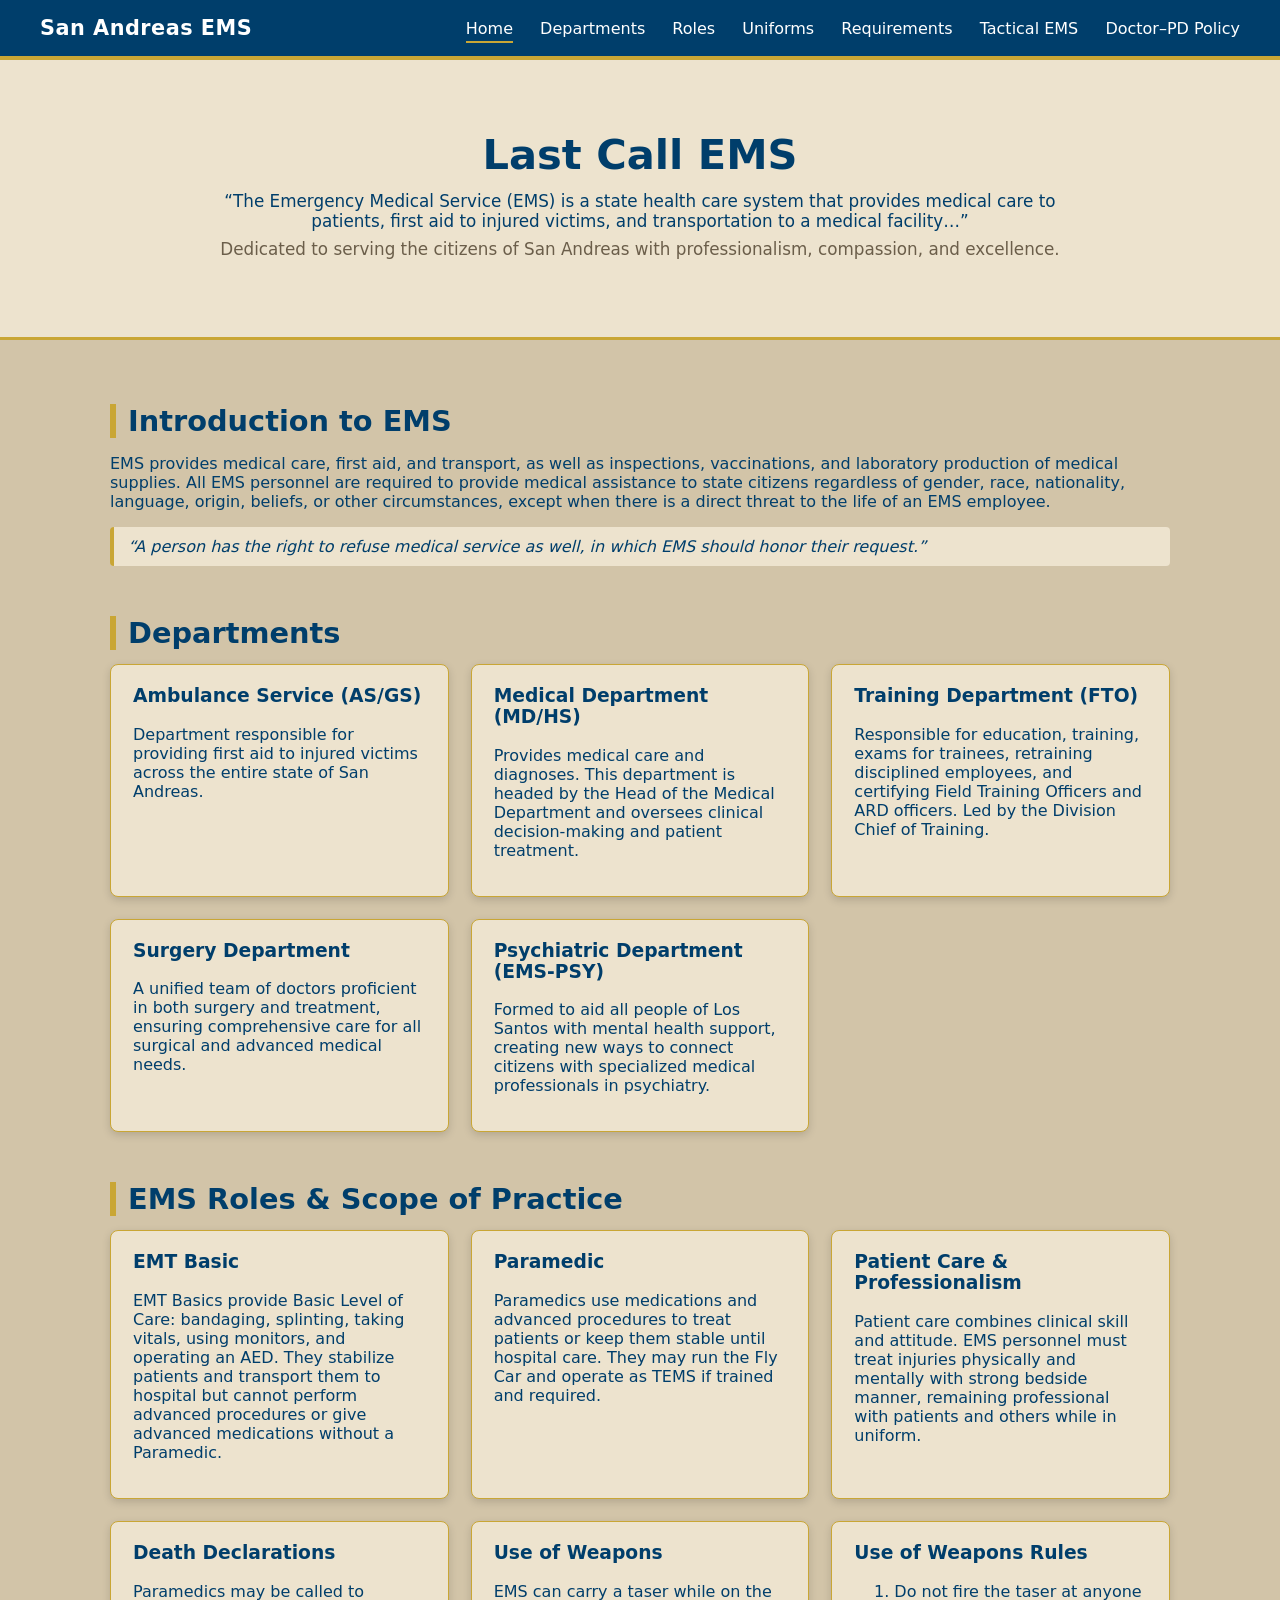
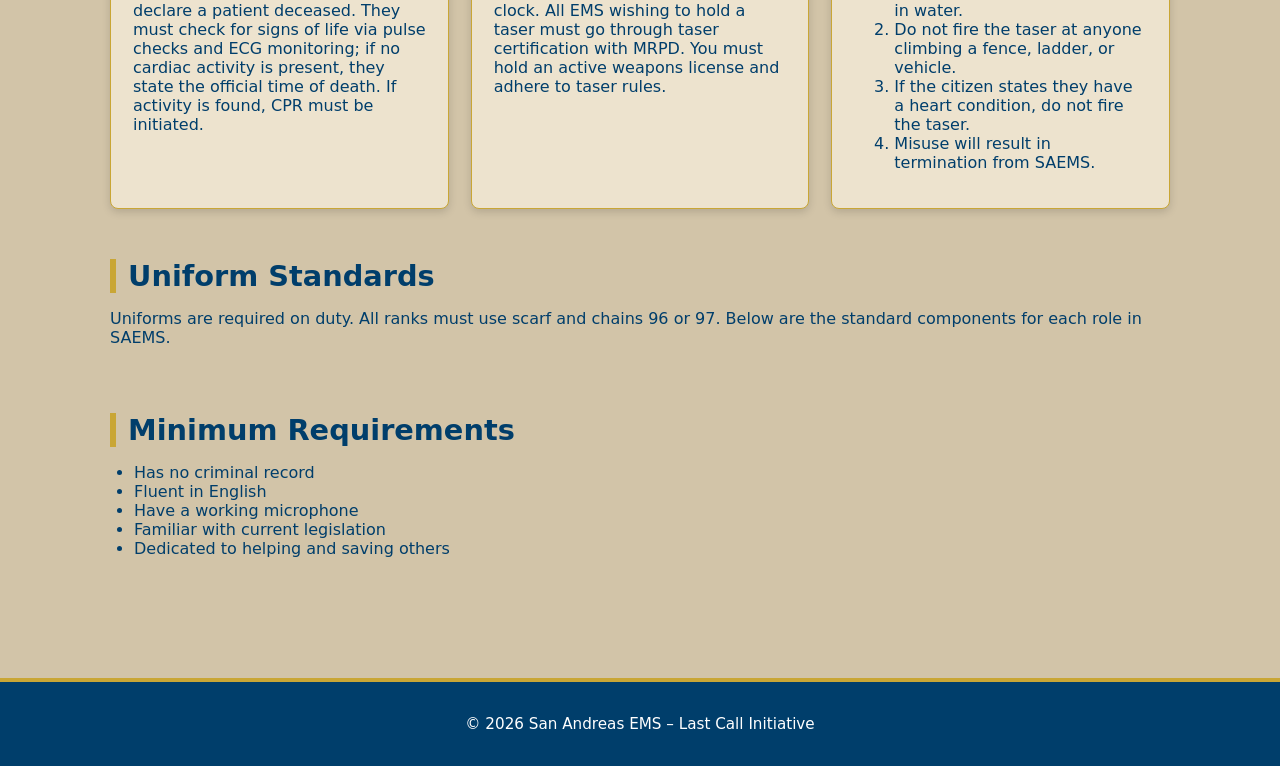
<file: index.html>
<!DOCTYPE html>
<html lang="en">
<head>
    <meta charset="UTF-8">
    <meta name="viewport" content="width=device-width, initial-scale=1.0">
    <title>San Andreas EMS | Last Call</title>
    <link rel="stylesheet" href="styles.css">
</head>
<body>

<header class="site-header">
    <div class="logo">San Andreas EMS</div>
    <nav>
        <a href="index.html" class="active">Home</a>
        <a href="#departments">Departments</a>
        <a href="#roles">Roles</a>
        <a href="#uniforms">Uniforms</a>
        <a href="#requirements">Requirements</a>
        <a href="tems.html">Tactical EMS</a>
        <a href="doctor_pd_policy.html">Doctor–PD Policy</a>
    </nav>
</header>

<section class="hero">
    <div class="hero-inner">
        <h1>Last Call EMS</h1>
        <p>
            “The Emergency Medical Service (EMS) is a state health care system that provides medical
            care to patients, first aid to injured victims, and transportation to a medical facility…”
        </p>
        <p class="hero-sub">
            Dedicated to serving the citizens of San Andreas with professionalism, compassion, and excellence.
        </p>
    </div>
</section>

<main class="content">

    <!-- Introduction -->
    <section class="section" id="intro">
        <h2>Introduction to EMS</h2>
        <p>
            EMS provides medical care, first aid, and transport, as well as inspections, vaccinations,
            and laboratory production of medical supplies. All EMS personnel are required to provide
            medical assistance to state citizens regardless of gender, race, nationality, language,
            origin, beliefs, or other circumstances, except when there is a direct threat to the life
            of an EMS employee.
        </p>
        <p class="quote">
            “A person has the right to refuse medical service as well, in which EMS should honor their request.”
        </p>
    </section>

    <!-- Departments -->
    <section class="section" id="departments">
        <h2>Departments</h2>
        <div class="card-grid">
            <article class="card">
                <h3>Ambulance Service (AS/GS)</h3>
                <p>
                    Department responsible for providing first aid to injured victims across the entire
                    state of San Andreas.
                </p>
            </article>
            <article class="card">
                <h3>Medical Department (MD/HS)</h3>
                <p>
                    Provides medical care and diagnoses. This department is headed by the Head of the
                    Medical Department and oversees clinical decision‑making and patient treatment.
                </p>
            </article>
            <article class="card">
                <h3>Training Department (FTO)</h3>
                <p>
                    Responsible for education, training, exams for trainees, retraining disciplined employees,
                    and certifying Field Training Officers and ARD officers. Led by the Division Chief of Training.
                </p>
            </article>
            <article class="card">
                <h3>Surgery Department</h3>
                <p>
                    A unified team of doctors proficient in both surgery and treatment, ensuring comprehensive
                    care for all surgical and advanced medical needs.
                </p>
            </article>
            <article class="card">
                <h3>Psychiatric Department (EMS‑PSY)</h3>
                <p>
                    Formed to aid all people of Los Santos with mental health support, creating new ways to
                    connect citizens with specialized medical professionals in psychiatry.
                </p>
            </article>
        </div>
    </section>

    <!-- Roles -->
    <section class="section" id="roles">
        <h2>EMS Roles & Scope of Practice</h2>
        <div class="card-grid">
            <article class="card">
                <h3>EMT Basic</h3>
                <p>
                    EMT Basics provide Basic Level of Care: bandaging, splinting, taking vitals, using monitors,
                    and operating an AED. They stabilize patients and transport them to hospital but cannot perform
                    advanced procedures or give advanced medications without a Paramedic.
                </p>
            </article>
            <article class="card">
                <h3>Paramedic</h3>
                <p>
                    Paramedics use medications and advanced procedures to treat patients or keep them stable
                    until hospital care. They may run the Fly Car and operate as TEMS if trained and required.
                </p>
            </article>
            <article class="card">
                <h3>Patient Care & Professionalism</h3>
                <p>
                    Patient care combines clinical skill and attitude. EMS personnel must treat injuries physically
                    and mentally with strong bedside manner, remaining professional with patients and others while in uniform.
                </p>
            </article>
            <article class="card">
                <h3>Death Declarations</h3>
                <p>
                    Paramedics may be called to declare a patient deceased. They must check for signs of life
                    via pulse checks and ECG monitoring; if no cardiac activity is present, they state the official
                    time of death. If activity is found, CPR must be initiated.
                </p>
            </article>
            <article class="card">
                <h3>Use of Weapons</h3>
                <p>
                    EMS can carry a taser while on the clock. All EMS wishing to hold a taser must go through taser certification with MRPD.
                    You must hold an active weapons license and adhere to taser rules.
                </p>
            </article>

            <article class="card">
                <h3>Use of Weapons Rules</h3>
                <ol>
                    <li>Do not fire the taser at anyone in water.</li>
                    <li>Do not fire the taser at anyone climbing a fence, ladder, or vehicle.</li>
                    <li>If the citizen states they have a heart condition, do not fire the taser.</li>
                    <li>Misuse will result in termination from SAEMS.</li>
                </ol>
            </article>
        </div>
    </section>

    <!-- Uniforms -->
    <section class="section" id="uniforms">
        <h2>Uniform Standards</h2>
        <p>
            Uniforms are required on duty. All ranks must use scarf and chains 96 or 97. Below are the
            standard components for each role in SAEMS.
        </p>

        <div class="uniform-grid">
            <!-- Uniform cards unchanged -->
            <!-- (Keeping your exact structure) -->
            <!-- ... -->
        </div>
    </section>

    <!-- Requirements -->
    <section class="section" id="requirements">
        <h2>Minimum Requirements</h2>
        <ul class="requirements-list">
            <li>Has no criminal record</li>
            <li>Fluent in English</li>
            <li>Have a working microphone</li>
            <li>Familiar with current legislation</li>
            <li>Dedicated to helping and saving others</li>
        </ul>
    </section>

</main>

<footer class="site-footer">
    <p>© 2026 San Andreas EMS – Last Call Initiative</p>
</footer>

</body>
</html>
</file>
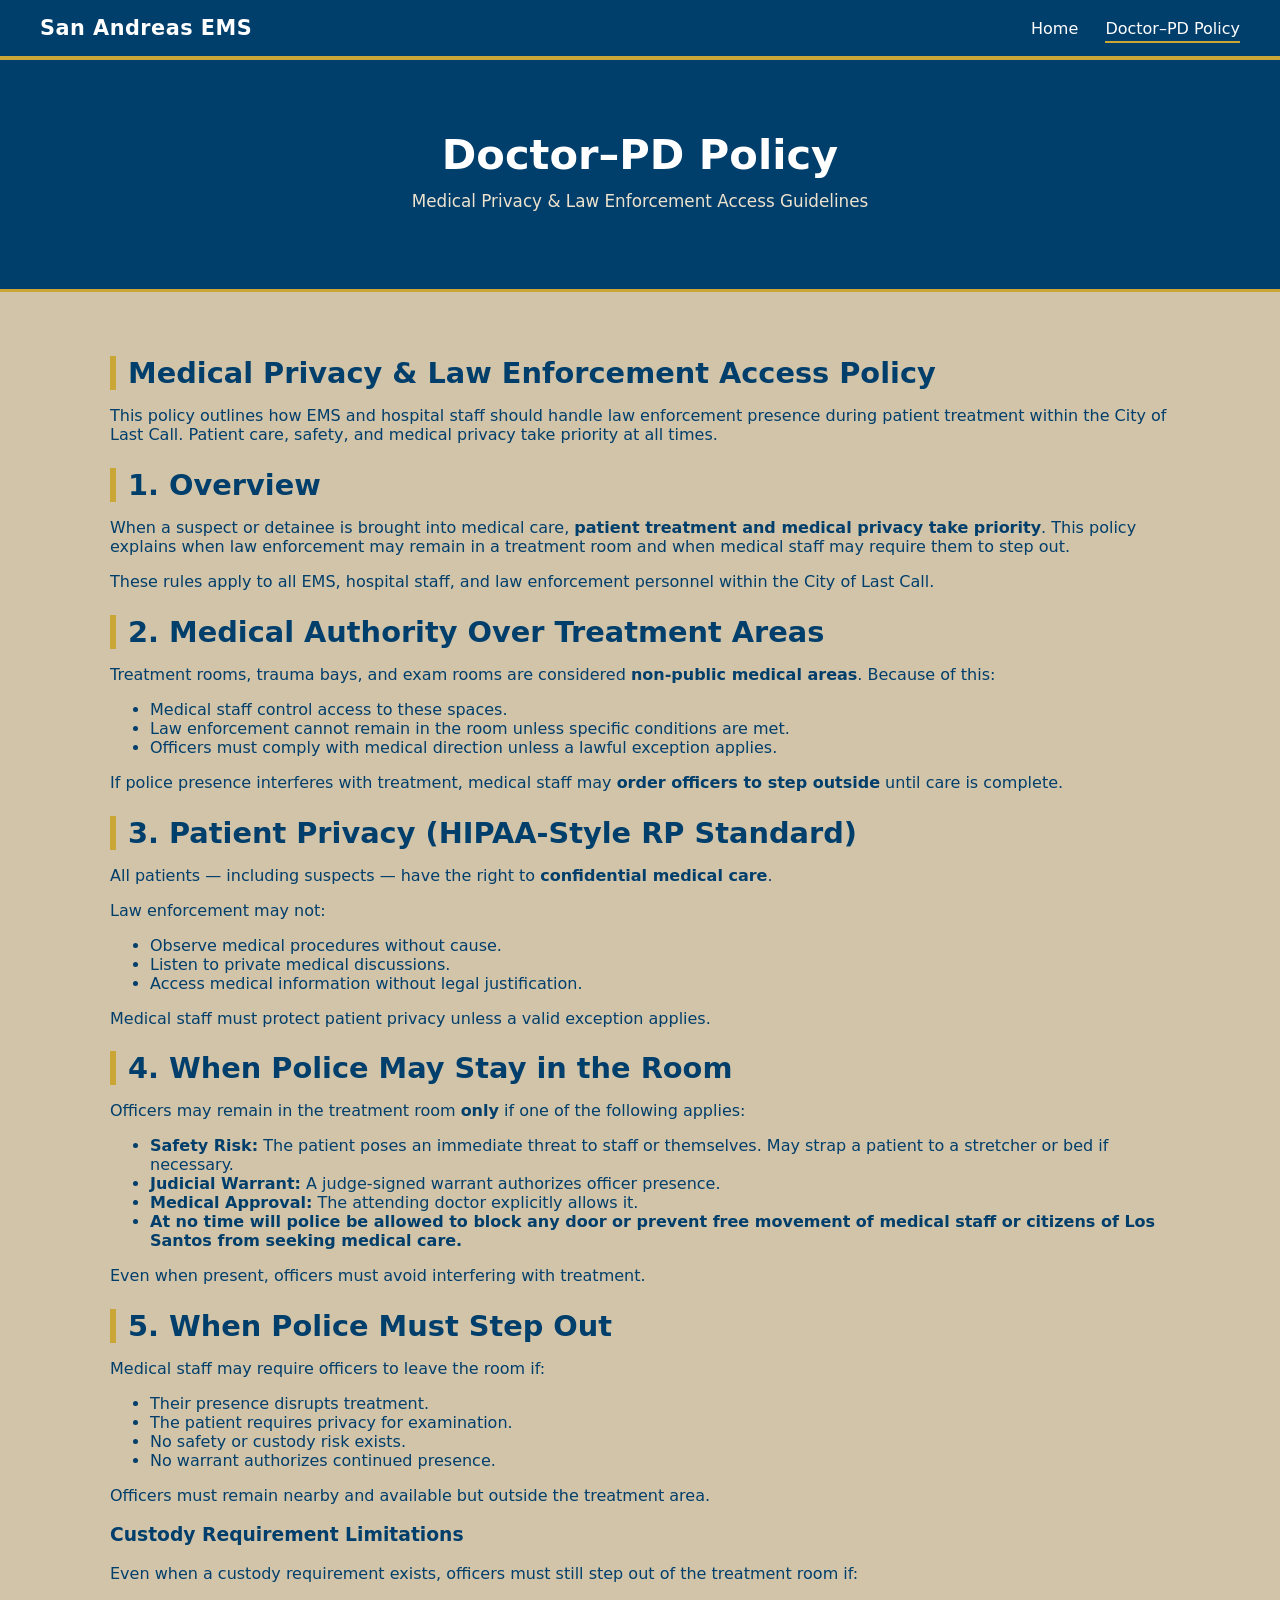
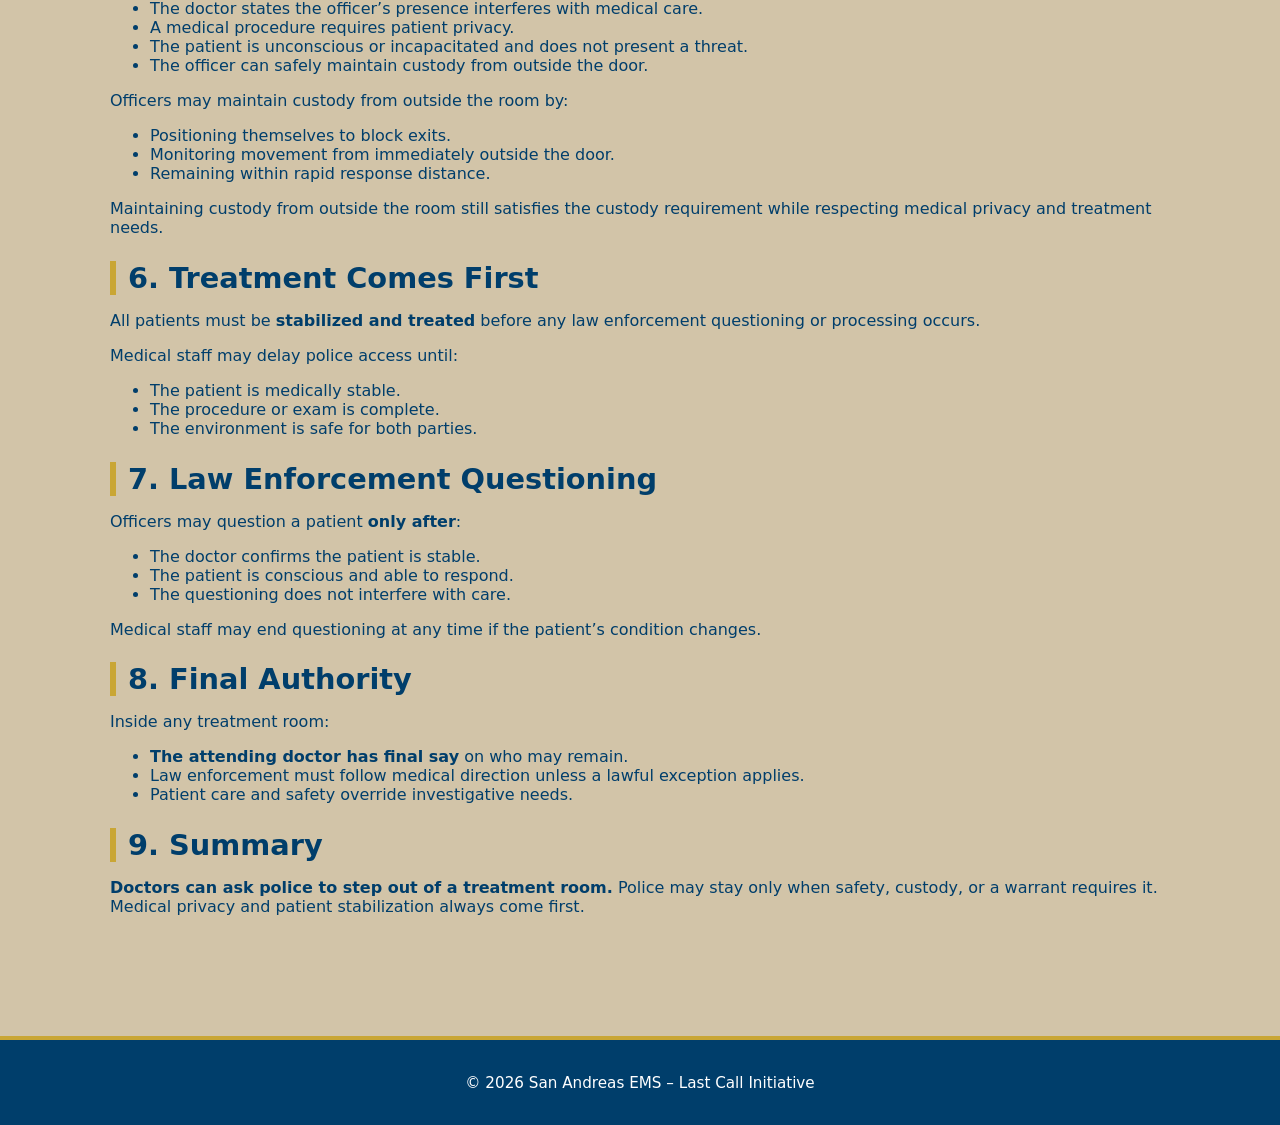
<file: doctor_pd_policy.html>
<!DOCTYPE html>
<html lang="en">
<head>
    <meta charset="UTF-8">
    <meta name="viewport" content="width=device-width, initial-scale=1.0">
    <title>Doctor–PD Policy | San Andreas EMS</title>
    <link rel="stylesheet" href="styles.css">
</head>
<body>

<header class="site-header">
    <div class="logo">San Andreas EMS</div>
    <nav>
        <a href="index.html">Home</a>
        <a href="doctor_pd_policy.html" class="active">Doctor–PD Policy</a>
    </nav>
</header>

<section class="hero hero-dark">
    <div class="hero-inner">
        <h1>Doctor–PD Policy</h1>
        <p class="hero-sub">Medical Privacy & Law Enforcement Access Guidelines</p>
    </div>
</section>

<main class="content">

<section class="section">
    <h2>Medical Privacy & Law Enforcement Access Policy</h2>

    <p>
    This policy outlines how EMS and hospital staff should handle law enforcement presence during patient treatment within the City of Last Call. Patient care, safety, and medical privacy take priority at all times.
    </p>

    <h2>1. Overview</h2>
    <p>
    When a suspect or detainee is brought into medical care, <strong>patient treatment and medical privacy take priority</strong>. This policy explains when law enforcement may remain in a treatment room and when medical staff may require them to step out.
    </p>
    <p>
    These rules apply to all EMS, hospital staff, and law enforcement personnel within the City of Last Call.
    </p>

    <h2>2. Medical Authority Over Treatment Areas</h2>
    <p>
    Treatment rooms, trauma bays, and exam rooms are considered <strong>non‑public medical areas</strong>. Because of this:
    </p>
    <ul>
      <li>Medical staff control access to these spaces.</li>
      <li>Law enforcement cannot remain in the room unless specific conditions are met.</li>
      <li>Officers must comply with medical direction unless a lawful exception applies.</li>
    </ul>
    <p>
    If police presence interferes with treatment, medical staff may <strong>order officers to step outside</strong> until care is complete.
    </p>

    <h2>3. Patient Privacy (HIPAA‑Style RP Standard)</h2>
    <p>
    All patients — including suspects — have the right to <strong>confidential medical care</strong>.
    </p>
    <p>Law enforcement may not:</p>
    <ul>
      <li>Observe medical procedures without cause.</li>
      <li>Listen to private medical discussions.</li>
      <li>Access medical information without legal justification.</li>
    </ul>
    <p>
    Medical staff must protect patient privacy unless a valid exception applies.
    </p>

    <h2>4. When Police May Stay in the Room</h2>
    <p>
    Officers may remain in the treatment room <strong>only</strong> if one of the following applies:
    </p>
    <ul>
      <li><strong>Safety Risk:</strong> The patient poses an immediate threat to staff or themselves. May strap a patient to a stretcher or bed if necessary.</li>
      <li><strong>Judicial Warrant:</strong> A judge‑signed warrant authorizes officer presence.</li>
      <li><strong>Medical Approval:</strong> The attending doctor explicitly allows it.</li>
      <li><strong>At no time will police be allowed to block any door or prevent free movement of medical staff or citizens of Los Santos from seeking medical care.</li></strong></li>
    </ul>
    <p>
    Even when present, officers must avoid interfering with treatment.
    </p>

    <h2>5. When Police Must Step Out</h2>
<p>
Medical staff may require officers to leave the room if:
</p>
<ul>
  <li>Their presence disrupts treatment.</li>
  <li>The patient requires privacy for examination.</li>
  <li>No safety or custody risk exists.</li>
  <li>No warrant authorizes continued presence.</li>
</ul>
<p>
Officers must remain nearby and available but outside the treatment area.
</p>

<!-- Expanded Custody Requirement Clarification -->
<h3>Custody Requirement Limitations</h3>
<p>
Even when a custody requirement exists, officers must still step out of the treatment room if:
</p>
<ul>
  <li>The doctor states the officer’s presence interferes with medical care.</li>
  <li>A medical procedure requires patient privacy.</li>
  <li>The patient is unconscious or incapacitated and does not present a threat.</li>
  <li>The officer can safely maintain custody from outside the door.</li>
</ul>

<p>
Officers may maintain custody from outside the room by:
</p>
<ul>
  <li>Positioning themselves to block exits.</li>
  <li>Monitoring movement from immediately outside the door.</li>
  <li>Remaining within rapid response distance.</li>
</ul>

<p>
Maintaining custody from outside the room still satisfies the custody requirement while respecting medical privacy and treatment needs.
</p>


    <h2>6. Treatment Comes First</h2>
    <p>
    All patients must be <strong>stabilized and treated</strong> before any law enforcement questioning or processing occurs.
    </p>
    <p>Medical staff may delay police access until:</p>
    <ul>
      <li>The patient is medically stable.</li>
      <li>The procedure or exam is complete.</li>
      <li>The environment is safe for both parties.</li>
    </ul>

    <h2>7. Law Enforcement Questioning</h2>
    <p>
    Officers may question a patient <strong>only after</strong>:
    </p>
    <ul>
      <li>The doctor confirms the patient is stable.</li>
      <li>The patient is conscious and able to respond.</li>
      <li>The questioning does not interfere with care.</li>
    </ul>
    <p>
    Medical staff may end questioning at any time if the patient’s condition changes.
    </p>

    <h2>8. Final Authority</h2>
    <p>Inside any treatment room:</p>
    <ul>
      <li><strong>The attending doctor has final say</strong> on who may remain.</li>
      <li>Law enforcement must follow medical direction unless a lawful exception applies.</li>
      <li>Patient care and safety override investigative needs.</li>
    </ul>

    <h2>9. Summary</h2>
    <p>
    <strong>Doctors can ask police to step out of a treatment room.</strong> Police may stay only when safety, custody, or a warrant requires it. Medical privacy and patient stabilization always come first.
    </p>

</section>

</main>

<footer class="site-footer">
    <p>© 2026 San Andreas EMS – Last Call Initiative</p>
</footer>

</body>
</html>
</file>
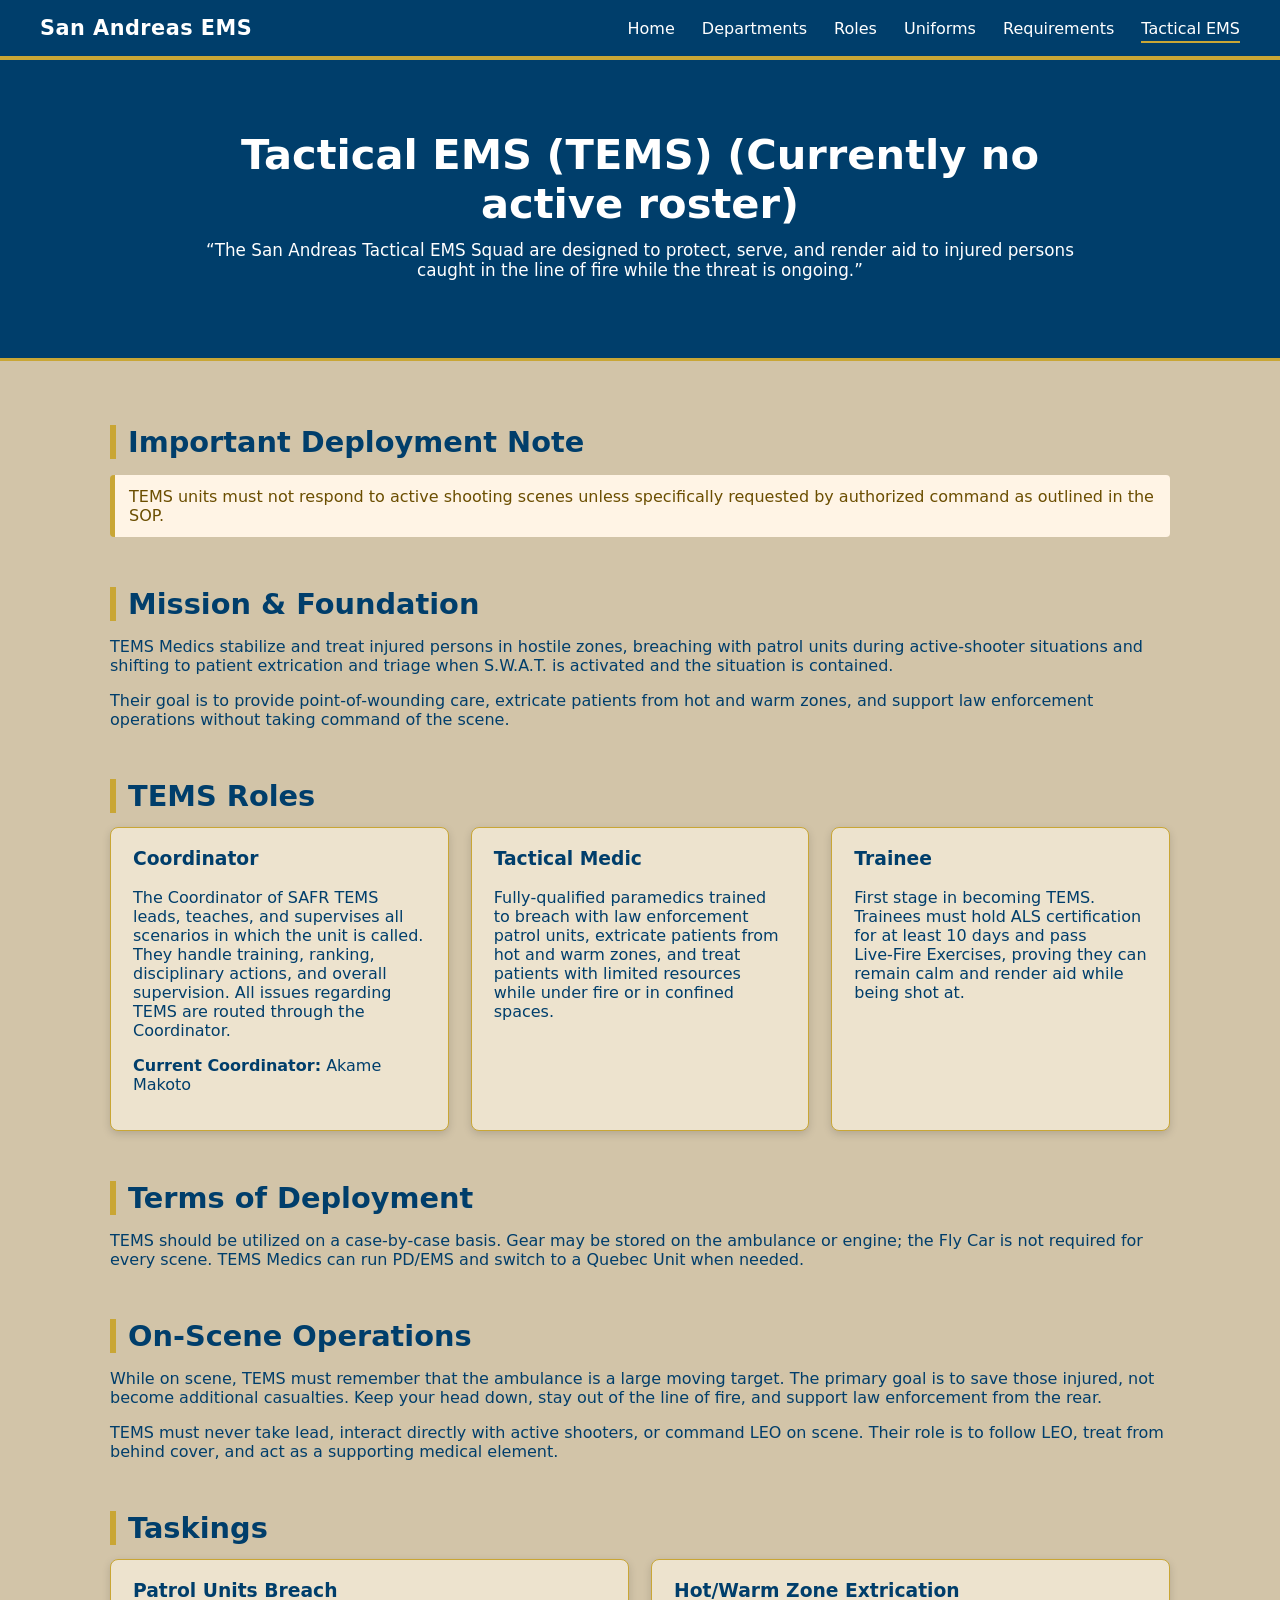
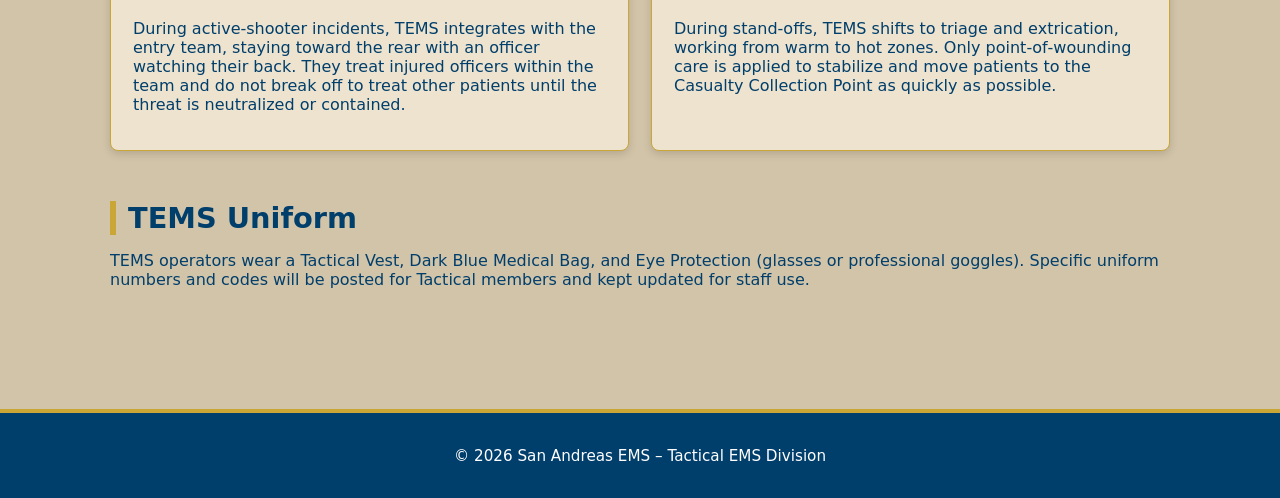
<file: tems.html>
<!DOCTYPE html>
<html lang="en">
<head>
    <meta charset="UTF-8">
    <meta name="viewport" content="width=device-width, initial-scale=1.0">
    <title>Tactical EMS (TEMS) | San Andreas EMS(Currently not available)</title>
    <link rel="stylesheet" href="styles.css">
</head>
<body>

<header class="site-header">
    <div class="logo">San Andreas EMS</div>
    <nav>
        <a href="index.html">Home</a>
        <a href="index.html#departments">Departments</a>
        <a href="index.html#roles">Roles</a>
        <a href="index.html#uniforms">Uniforms</a>
        <a href="index.html#requirements">Requirements</a>
        <a href="tems.html" class="active">Tactical EMS</a>
    </nav>
</header>

<section class="hero hero-dark">
    <div class="hero-inner">
        <h1>Tactical EMS (TEMS) (Currently no active roster)</h1>
        <p>
            “The San Andreas Tactical EMS Squad are designed to protect, serve, and render aid to injured
            persons caught in the line of fire while the threat is ongoing.”
        </p>
    </div>
</section>

<main class="content">

    <section class="section">
        <h2>Important Deployment Note</h2>
        <p class="warning">
            TEMS units must not respond to active shooting scenes unless specifically requested by
            authorized command as outlined in the SOP.
        </p>
    </section>

    <section class="section">
        <h2>Mission & Foundation</h2>
        <p>
            TEMS Medics stabilize and treat injured persons in hostile zones, breaching with patrol units
            during active‑shooter situations and shifting to patient extrication and triage when S.W.A.T.
            is activated and the situation is contained.
        </p>
        <p>
            Their goal is to provide point‑of‑wounding care, extricate patients from hot and warm zones,
            and support law enforcement operations without taking command of the scene.
        </p>
    </section>

    <section class="section">
        <h2>TEMS Roles</h2>
        <div class="card-grid">
            <article class="card">
                <h3>Coordinator</h3>
                <p>
                    The Coordinator of SAFR TEMS leads, teaches, and supervises all scenarios in which
                    the unit is called. They handle training, ranking, disciplinary actions, and overall
                    supervision. All issues regarding TEMS are routed through the Coordinator.
                </p>
                <p><strong>Current Coordinator:</strong> Akame Makoto</p>
            </article>
            <article class="card">
                <h3>Tactical Medic</h3>
                <p>
                    Fully‑qualified paramedics trained to breach with law enforcement patrol units, extricate
                    patients from hot and warm zones, and treat patients with limited resources while under fire
                    or in confined spaces.
                </p>
            </article>
            <article class="card">
                <h3>Trainee</h3>
                <p>
                    First stage in becoming TEMS. Trainees must hold ALS certification for at least 10 days
                    and pass Live‑Fire Exercises, proving they can remain calm and render aid while being shot at.
                </p>
            </article>
        </div>
    </section>

    <section class="section">
        <h2>Terms of Deployment</h2>
        <p>
            TEMS should be utilized on a case‑by‑case basis. Gear may be stored on the ambulance or engine;
            the Fly Car is not required for every scene. TEMS Medics can run PD/EMS and switch to a Quebec
            Unit when needed.
        </p>
    </section>

    <section class="section">
        <h2>On‑Scene Operations</h2>
        <p>
            While on scene, TEMS must remember that the ambulance is a large moving target. The primary goal
            is to save those injured, not become additional casualties. Keep your head down, stay out of the
            line of fire, and support law enforcement from the rear.
        </p>
        <p>
            TEMS must never take lead, interact directly with active shooters, or command LEO on scene.
            Their role is to follow LEO, treat from behind cover, and act as a supporting medical element.
        </p>
    </section>

    <section class="section">
        <h2>Taskings</h2>
        <div class="card-grid">
            <article class="card">
                <h3>Patrol Units Breach</h3>
                <p>
                    During active‑shooter incidents, TEMS integrates with the entry team, staying toward the
                    rear with an officer watching their back. They treat injured officers within the team and
                    do not break off to treat other patients until the threat is neutralized or contained.
                </p>
            </article>
            <article class="card">
                <h3>Hot/Warm Zone Extrication</h3>
                <p>
                    During stand‑offs, TEMS shifts to triage and extrication, working from warm to hot zones.
                    Only point‑of‑wounding care is applied to stabilize and move patients to the Casualty
                    Collection Point as quickly as possible.
                </p>
            </article>
        </div>
    </section>

    <section class="section">
        <h2>TEMS Uniform</h2>
        <p>
            TEMS operators wear a Tactical Vest, Dark Blue Medical Bag, and Eye Protection (glasses or
            professional goggles). Specific uniform numbers and codes will be posted for Tactical members
            and kept updated for staff use.
        </p>
    </section>

</main>

<footer class="site-footer">
    <p>© 2026 San Andreas EMS – Tactical EMS Division</p>
</footer>

</body>
</html>
</file>
<file: styles.css>
/* Base */
* {
    box-sizing: border-box;
}

body {
    margin: 0;
    font-family: system-ui, -apple-system, BlinkMacSystemFont, "Segoe UI", sans-serif;
    background: #D2C4A8; /* Dark tan background */
    color: #003E6B; /* Deep blue text */
}

/* Header */
.site-header {
    background: #003E6B; /* Deep blue */
    color: #ffffff;
    padding: 16px 40px;
    display: flex;
    justify-content: space-between;
    align-items: center;
    border-bottom: 4px solid #C9A635; /* Gold accent */
}

.logo {
    font-weight: 700;
    font-size: 1.3rem;
    letter-spacing: 0.5px;
}

.site-header nav a {
    color: #ffffff;
    text-decoration: none;
    margin-left: 22px;
    font-weight: 500;
    padding-bottom: 3px;
    border-bottom: 2px solid transparent;
    transition: 0.2s ease;
}

.site-header nav a:hover,
.site-header nav a.active {
    border-bottom-color: #C9A635; /* Gold hover */
}

/* Hero */
.hero {
    background: #EDE3CE; /* Light tan */
    padding: 70px 20px;
    border-bottom: 3px solid #C9A635;
}

.hero-dark {
    background: #003E6B; /* Deep blue */
    color: #ffffff;
    border-bottom: 3px solid #C9A635;
}

.hero-inner {
    max-width: 900px;
    margin: 0 auto;
    text-align: center;
}

.hero h1 {
    margin: 0 0 12px;
    font-size: 2.6rem;
    color: #003E6B;
}

.hero-dark h1 {
    color: #ffffff;
}

.hero p {
    margin: 8px 0;
    font-size: 1.05rem;
}

.hero-sub {
    font-size: 1rem;
    color: #6B5E4A; /* Muted tan-brown */
}

.hero-dark .hero-sub {
    color: #EDE3CE;
}

/* Layout */
.content {
    max-width: 1100px;
    margin: 0 auto;
    padding: 40px 20px 70px;
}

.section {
    margin-bottom: 50px;
}

.section h2 {
    margin-bottom: 14px;
    font-size: 1.8rem;
    color: #003E6B;
    border-left: 6px solid #C9A635;
    padding-left: 12px;
}

/* Cards */
.card-grid {
    display: grid;
    grid-template-columns: repeat(auto-fit, minmax(260px, 1fr));
    gap: 22px;
}

.card {
    background: #EDE3CE; /* Light tan */
    border: 1px solid #C9A635; /* Gold border */
    border-radius: 8px;
    padding: 20px 22px;
    box-shadow: 0 3px 8px rgba(0,0,0,0.15);
}

.card h3 {
    margin-top: 0;
    color: #003E6B;
}

/* Uniforms */
.uniform-grid {
    display: grid;
    grid-template-columns: repeat(auto-fit, minmax(240px, 1fr));
    gap: 22px;
}

.uniform-card {
    background: #EDE3CE;
    border: 1px solid #C9A635;
    border-radius: 8px;
    padding: 18px 20px;
    box-shadow: 0 3px 8px rgba(0,0,0,0.15);
}

.uniform-card h3 {
    margin-top: 0;
    color: #003E6B;
}

.uniform-card ul {
    padding-left: 20px;
    margin: 10px 0 0;
}

/* Requirements */
.requirements-list {
    list-style: disc;
    padding-left: 24px;
    color: #003E6B;
}

/* Utility */
.quote {
    font-style: italic;
    color: #003E6B;
    background: #EDE3CE;
    border-left: 4px solid #C9A635;
    padding: 10px 14px;
    border-radius: 4px;
}

.warning {
    background: #FFF4E5;
    border-left: 5px solid #C9A635;
    padding: 12px 14px;
    border-radius: 4px;
    color: #6B4E00;
}

/* Footer */
.site-footer {
    background: #003E6B;
    color: #ffffff;
    text-align: center;
    padding: 18px 10px;
    font-size: 0.95rem;
    border-top: 4px solid #C9A635;
}

/* Responsive */
@media (max-width: 700px) {
    .site-header {
        flex-direction: column;
        align-items: flex-start;
    }

    .site-header nav {
        margin-top: 10px;
    }

    .site-header nav a {
        margin-left: 0;
        margin-right: 16px;
    }
}
</file>
